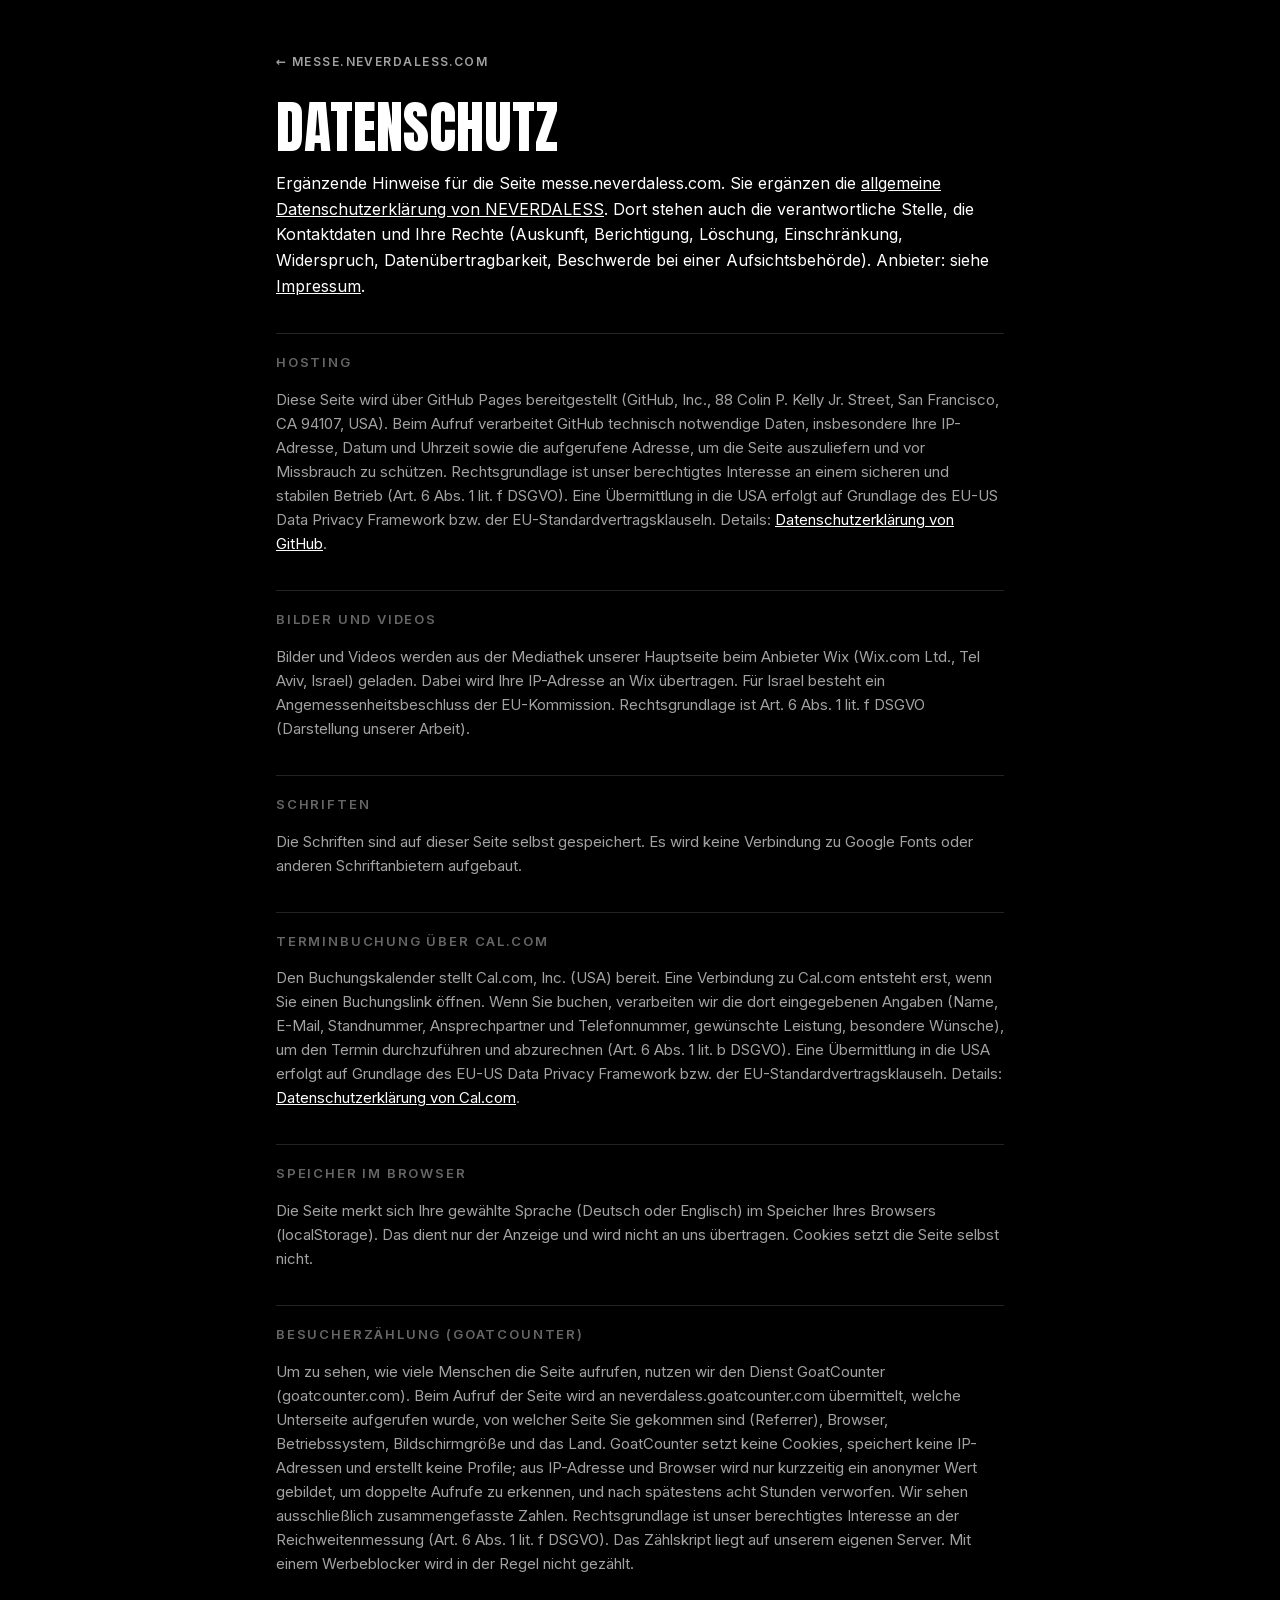
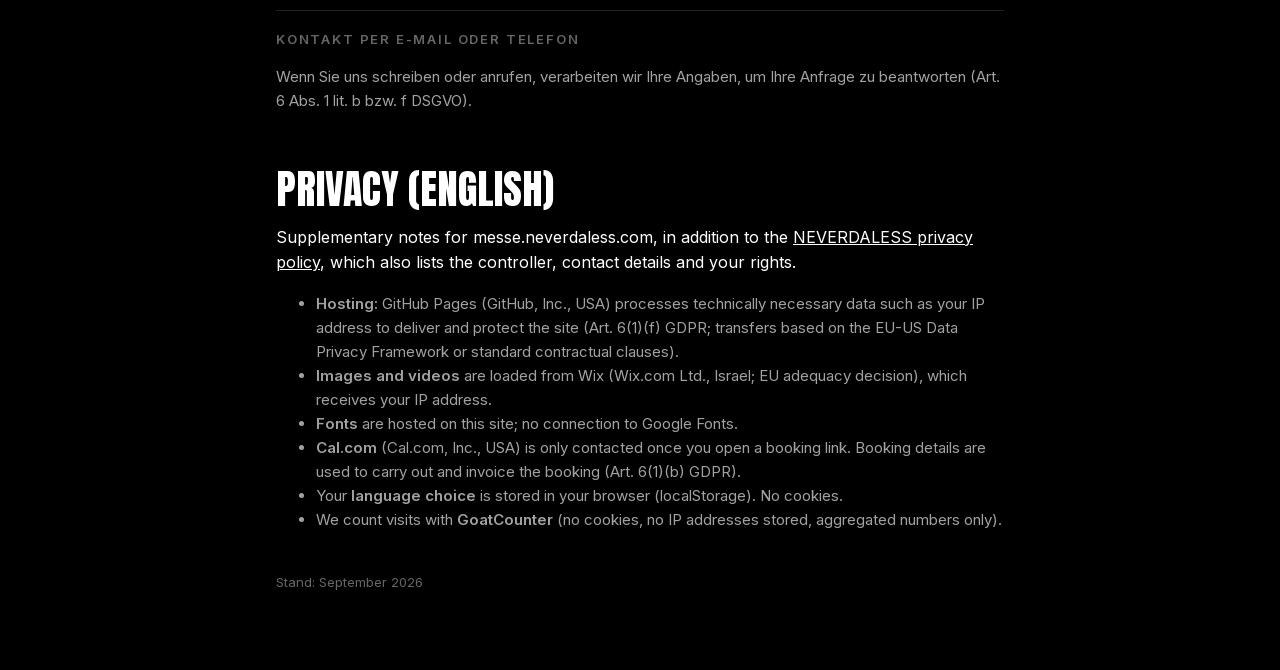
<file: datenschutz/index.html>
<!doctype html>
<html lang="de">
<head>
<meta charset="utf-8">
<meta name="viewport" content="width=device-width, initial-scale=1">
<meta name="robots" content="noindex, nofollow">
<title>Datenschutz · messe.neverdaless.com</title>
<link rel="icon" href="https://static.wixstatic.com/shapes/af249d_1c108b23d3884ca4b570a768c22b61ab.svg" type="image/svg+xml">
<link rel="stylesheet" href="../fonts/fonts.css?v=2">
<style>
:root{--ink:#fff;--ink-2:#a2a2a2;--ink-3:#666;--line:#232323}
*{box-sizing:border-box}
body{margin:0;background:#000;color:var(--ink);font-family:Inter,system-ui,sans-serif;line-height:1.6;-webkit-font-smoothing:antialiased}
main{max-width:760px;margin:0 auto;padding:48px 16px 64px}
h1{font-family:Anton,Impact,sans-serif;font-weight:400;text-transform:uppercase;font-size:clamp(34px,6vw,56px);line-height:1;margin:0 0 12px}
h2{font-size:13px;font-weight:600;letter-spacing:.14em;text-transform:uppercase;color:var(--ink-3);margin:34px 0 8px;padding-top:18px;border-top:1px solid var(--line)}
p,li{color:var(--ink-2);font-size:15px}
a{color:var(--ink)}
.lead{color:var(--ink);font-size:16px}
.en{margin-top:56px}
.back{display:inline-block;margin-bottom:28px;font-size:12px;font-weight:600;letter-spacing:.12em;text-transform:uppercase;color:var(--ink-2);text-decoration:none}
</style>
</head>
<body>
<main>
<a class="back" href="../">← messe.neverdaless.com</a>
<h1>Datenschutz</h1>
<p class="lead">Ergänzende Hinweise für die Seite messe.neverdaless.com. Sie ergänzen die <a href="https://www.neverdaless.com/contactus">allgemeine Datenschutzerklärung von NEVERDALESS</a>. Dort stehen auch die verantwortliche Stelle, die Kontaktdaten und Ihre Rechte (Auskunft, Berichtigung, Löschung, Einschränkung, Widerspruch, Datenübertragbarkeit, Beschwerde bei einer Aufsichtsbehörde). Anbieter: siehe <a href="https://www.neverdaless.com/contactus-1">Impressum</a>.</p>

<h2>Hosting</h2>
<p>Diese Seite wird über GitHub Pages bereitgestellt (GitHub, Inc., 88 Colin P. Kelly Jr. Street, San Francisco, CA 94107, USA). Beim Aufruf verarbeitet GitHub technisch notwendige Daten, insbesondere Ihre IP-Adresse, Datum und Uhrzeit sowie die aufgerufene Adresse, um die Seite auszuliefern und vor Missbrauch zu schützen. Rechtsgrundlage ist unser berechtigtes Interesse an einem sicheren und stabilen Betrieb (Art. 6 Abs. 1 lit. f DSGVO). Eine Übermittlung in die USA erfolgt auf Grundlage des EU-US Data Privacy Framework bzw. der EU-Standardvertragsklauseln. Details: <a href="https://docs.github.com/de/site-policy/privacy-policies/github-general-privacy-statement">Datenschutzerklärung von GitHub</a>.</p>

<h2>Bilder und Videos</h2>
<p>Bilder und Videos werden aus der Mediathek unserer Hauptseite beim Anbieter Wix (Wix.com Ltd., Tel Aviv, Israel) geladen. Dabei wird Ihre IP-Adresse an Wix übertragen. Für Israel besteht ein Angemessenheitsbeschluss der EU-Kommission. Rechtsgrundlage ist Art. 6 Abs. 1 lit. f DSGVO (Darstellung unserer Arbeit).</p>

<h2>Schriften</h2>
<p>Die Schriften sind auf dieser Seite selbst gespeichert. Es wird keine Verbindung zu Google Fonts oder anderen Schriftanbietern aufgebaut.</p>

<h2>Terminbuchung über Cal.com</h2>
<p>Den Buchungskalender stellt Cal.com, Inc. (USA) bereit. Eine Verbindung zu Cal.com entsteht erst, wenn Sie einen Buchungslink öffnen. Wenn Sie buchen, verarbeiten wir die dort eingegebenen Angaben (Name, E-Mail, Standnummer, Ansprechpartner und Telefonnummer, gewünschte Leistung, besondere Wünsche), um den Termin durchzuführen und abzurechnen (Art. 6 Abs. 1 lit. b DSGVO). Eine Übermittlung in die USA erfolgt auf Grundlage des EU-US Data Privacy Framework bzw. der EU-Standardvertragsklauseln. Details: <a href="https://cal.com/privacy">Datenschutzerklärung von Cal.com</a>.</p>

<h2>Speicher im Browser</h2>
<p>Die Seite merkt sich Ihre gewählte Sprache (Deutsch oder Englisch) im Speicher Ihres Browsers (localStorage). Das dient nur der Anzeige und wird nicht an uns übertragen. Cookies setzt die Seite selbst nicht.</p>
<h2>Besucherzählung (GoatCounter)</h2>
<p>Um zu sehen, wie viele Menschen die Seite aufrufen, nutzen wir den Dienst GoatCounter (goatcounter.com). Beim Aufruf der Seite wird an neverdaless.goatcounter.com übermittelt, welche Unterseite aufgerufen wurde, von welcher Seite Sie gekommen sind (Referrer), Browser, Betriebssystem, Bildschirmgröße und das Land. GoatCounter setzt keine Cookies, speichert keine IP-Adressen und erstellt keine Profile; aus IP-Adresse und Browser wird nur kurzzeitig ein anonymer Wert gebildet, um doppelte Aufrufe zu erkennen, und nach spätestens acht Stunden verworfen. Wir sehen ausschließlich zusammengefasste Zahlen. Rechtsgrundlage ist unser berechtigtes Interesse an der Reichweitenmessung (Art. 6 Abs. 1 lit. f DSGVO). Das Zählskript liegt auf unserem eigenen Server. Mit einem Werbeblocker wird in der Regel nicht gezählt.</p>

<h2>Kontakt per E-Mail oder Telefon</h2>
<p>Wenn Sie uns schreiben oder anrufen, verarbeiten wir Ihre Angaben, um Ihre Anfrage zu beantworten (Art. 6 Abs. 1 lit. b bzw. f DSGVO).</p>

<div class="en">
<h1 style="font-size:clamp(28px,5vw,40px)">Privacy (English)</h1>
<p class="lead">Supplementary notes for messe.neverdaless.com, in addition to the <a href="https://www.neverdaless.com/contactus">NEVERDALESS privacy policy</a>, which also lists the controller, contact details and your rights.</p>
<ul>
<li><strong>Hosting:</strong> GitHub Pages (GitHub, Inc., USA) processes technically necessary data such as your IP address to deliver and protect the site (Art. 6(1)(f) GDPR; transfers based on the EU-US Data Privacy Framework or standard contractual clauses).</li>
<li><strong>Images and videos</strong> are loaded from Wix (Wix.com Ltd., Israel; EU adequacy decision), which receives your IP address.</li>
<li><strong>Fonts</strong> are hosted on this site; no connection to Google Fonts.</li>
<li><strong>Cal.com</strong> (Cal.com, Inc., USA) is only contacted once you open a booking link. Booking details are used to carry out and invoice the booking (Art. 6(1)(b) GDPR).</li>
<li>Your <strong>language choice</strong> is stored in your browser (localStorage). No cookies.</li>
<li>We count visits with <strong>GoatCounter</strong> (no cookies, no IP addresses stored, aggregated numbers only).</li>
</ul>
</div>
<p style="margin-top:40px;font-size:13px;color:var(--ink-3)">Stand: September 2026</p>
</main>
</body>
</html>
</file>
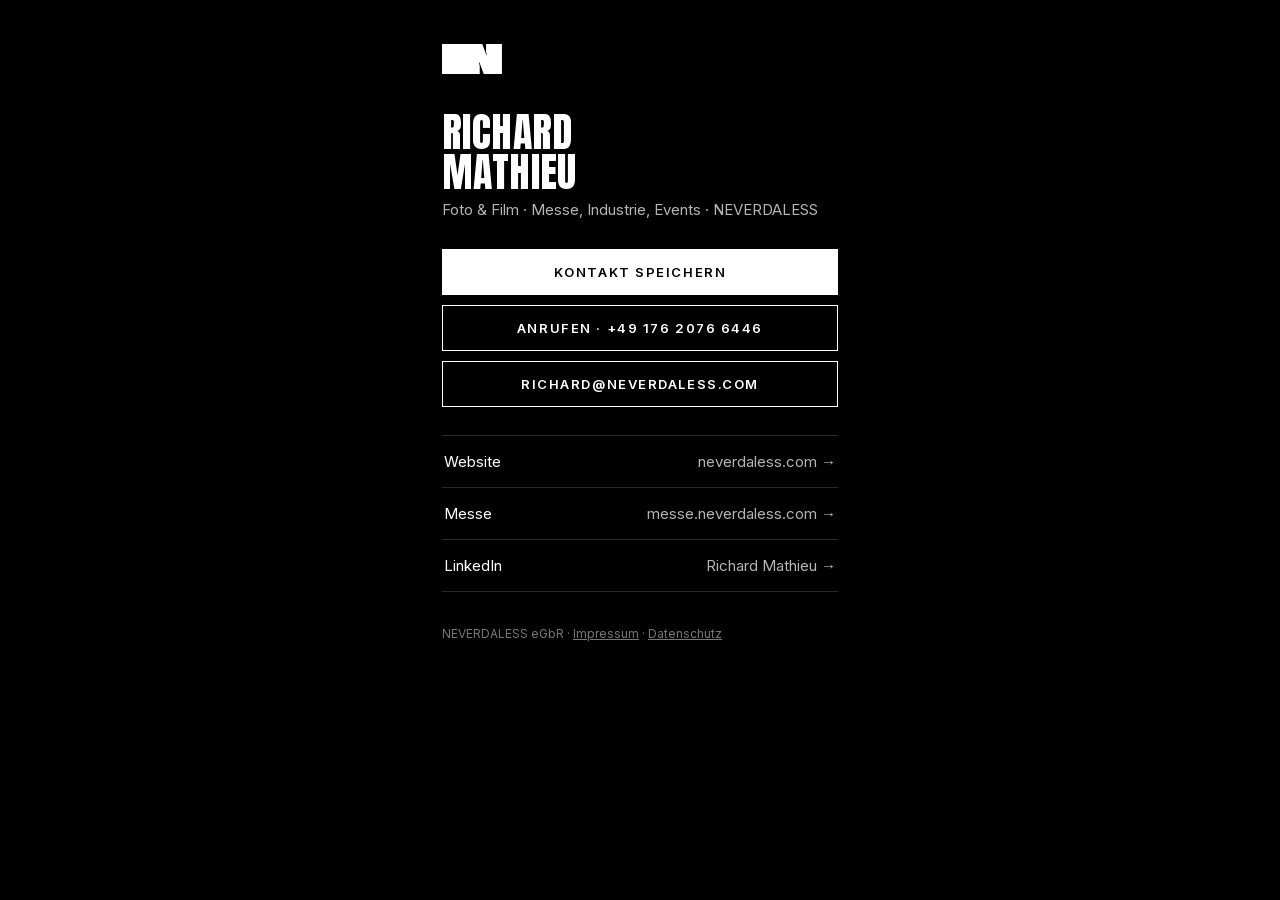
<file: kontakt/index.html>
<!doctype html>
<html lang="de"><head><meta charset="utf-8">
<meta name="viewport" content="width=device-width,initial-scale=1,viewport-fit=cover">
<meta name="robots" content="noindex,nofollow">
<title>Richard Mathieu · NEVERDALESS</title>
<meta name="theme-color" content="#000000">
<link rel="stylesheet" href="../fonts/fonts.css?v=2">
<style>
:root{--ink:#fff;--ink-2:#b5b5b5;--line:#2a2a2a}
*{box-sizing:border-box}html,body{margin:0;background:#000;color:var(--ink);font-family:Inter,-apple-system,"Helvetica Neue",Arial,sans-serif}
main{max-width:440px;margin:0 auto;padding:44px 22px 40px}
.logo svg{height:30px;width:auto;display:block}.logo svg path{fill:#fff}
h1{font-family:"Anton","Oswald",Impact,sans-serif;font-weight:400;text-transform:uppercase;font-size:40px;line-height:1;margin:38px 0 8px;letter-spacing:.01em}
.role{color:var(--ink-2);font-size:15px;margin:0 0 30px}
a.btn{display:block;text-align:center;text-decoration:none;color:var(--ink);border:1px solid var(--ink);padding:14px 16px;margin:10px 0;font-size:13px;font-weight:600;letter-spacing:.12em;text-transform:uppercase}
a.btn.pri{background:#fff;color:#000}
.links{margin-top:28px;border-top:1px solid var(--line)}
.links a{display:flex;justify-content:space-between;padding:16px 2px;border-bottom:1px solid var(--line);color:var(--ink);text-decoration:none;font-size:15px}
.links a span{color:var(--ink-2)}
.foot{margin-top:34px;color:#777;font-size:12px}.foot a{color:#777}
</style></head><body><main>
<div class="logo"><svg viewBox="0 0 45 22.5219" aria-label="Neverdaless"><path fill="currentColor" d="M 0.0000 0.0000 L 30.2026 0.0000 L 33.1694 7.8178 A 0.2492 0.2492 0 0 0 33.6678 7.8178 L 33.0658 5.7872 L 33.0658 0.0000 L 45.0000 0.0000 L 45.0000 22.5219 L 31.3255 22.5219 L 28.1940 14.1677 A 0.2443 0.2443 0 0 0 27.7054 14.1677 L 28.3343 16.2939 L 28.3343 22.5219 L 0.0000 22.5219 Z"/></svg></div>
<h1>Richard<br>Mathieu</h1>
<p class="role">Foto &amp; Film · Messe, Industrie, Events · NEVERDALESS</p>
<a class="btn pri" href="richard-mathieu.vcf">Kontakt speichern</a>
<a class="btn" href="tel:+4917620766446">Anrufen · +49 176 2076 6446</a>
<a class="btn" href="mailto:richard@neverdaless.com">richard@neverdaless.com</a>
<div class="links">
<a href="https://www.neverdaless.com">Website <span>neverdaless.com →</span></a>
<a href="https://messe.neverdaless.com">Messe <span>messe.neverdaless.com →</span></a>
<a href="https://www.linkedin.com/in/richard-mathieu-65b5932ba">LinkedIn <span>Richard Mathieu →</span></a>
</div>
<p class="foot">NEVERDALESS eGbR · <a href="https://www.neverdaless.com/contactus-1">Impressum</a> · <a href="/datenschutz/">Datenschutz</a></p>
</main></body></html>
</file>
<file: fonts/fonts.css>
@font-face{font-family:'Anton';font-style:normal;font-weight:400;font-display:swap;src:url(anton-400-latin-ext.woff2) format('woff2');unicode-range:U+0100-02BA, U+02BD-02C5, U+02C7-02CC, U+02CE-02D7, U+02DD-02FF, U+0304, U+0308, U+0329, U+1D00-1DBF, U+1E00-1E9F, U+1EF2-1EFF, U+2020, U+20A0-20AB, U+20AD-20C0, U+2113, U+2C60-2C7F, U+A720-A7FF}
@font-face{font-family:'Anton';font-style:normal;font-weight:400;font-display:swap;src:url(anton-400-latin.woff2) format('woff2');unicode-range:U+0000-00FF, U+0131, U+0152-0153, U+02BB-02BC, U+02C6, U+02DA, U+02DC, U+0304, U+0308, U+0329, U+2000-206F, U+20AC, U+2122, U+2191, U+2193, U+2212, U+2215, U+FEFF, U+FFFD}
@font-face{font-family:'Inter';font-style:normal;font-weight:400;font-display:swap;src:url(inter-400-latin-ext.woff2) format('woff2');unicode-range:U+0100-02BA, U+02BD-02C5, U+02C7-02CC, U+02CE-02D7, U+02DD-02FF, U+0304, U+0308, U+0329, U+1D00-1DBF, U+1E00-1E9F, U+1EF2-1EFF, U+2020, U+20A0-20AB, U+20AD-20C0, U+2113, U+2C60-2C7F, U+A720-A7FF}
@font-face{font-family:'Inter';font-style:normal;font-weight:400;font-display:swap;src:url(inter-400-latin.woff2) format('woff2');unicode-range:U+0000-00FF, U+0131, U+0152-0153, U+02BB-02BC, U+02C6, U+02DA, U+02DC, U+0304, U+0308, U+0329, U+2000-206F, U+20AC, U+2122, U+2191, U+2193, U+2212, U+2215, U+FEFF, U+FFFD}
@font-face{font-family:'Inter';font-style:normal;font-weight:500;font-display:swap;src:url(inter-500-latin-ext.woff2) format('woff2');unicode-range:U+0100-02BA, U+02BD-02C5, U+02C7-02CC, U+02CE-02D7, U+02DD-02FF, U+0304, U+0308, U+0329, U+1D00-1DBF, U+1E00-1E9F, U+1EF2-1EFF, U+2020, U+20A0-20AB, U+20AD-20C0, U+2113, U+2C60-2C7F, U+A720-A7FF}
@font-face{font-family:'Inter';font-style:normal;font-weight:500;font-display:swap;src:url(inter-500-latin.woff2) format('woff2');unicode-range:U+0000-00FF, U+0131, U+0152-0153, U+02BB-02BC, U+02C6, U+02DA, U+02DC, U+0304, U+0308, U+0329, U+2000-206F, U+20AC, U+2122, U+2191, U+2193, U+2212, U+2215, U+FEFF, U+FFFD}
@font-face{font-family:'Inter';font-style:normal;font-weight:600;font-display:swap;src:url(inter-600-latin-ext.woff2) format('woff2');unicode-range:U+0100-02BA, U+02BD-02C5, U+02C7-02CC, U+02CE-02D7, U+02DD-02FF, U+0304, U+0308, U+0329, U+1D00-1DBF, U+1E00-1E9F, U+1EF2-1EFF, U+2020, U+20A0-20AB, U+20AD-20C0, U+2113, U+2C60-2C7F, U+A720-A7FF}
@font-face{font-family:'Inter';font-style:normal;font-weight:600;font-display:swap;src:url(inter-600-latin.woff2) format('woff2');unicode-range:U+0000-00FF, U+0131, U+0152-0153, U+02BB-02BC, U+02C6, U+02DA, U+02DC, U+0304, U+0308, U+0329, U+2000-206F, U+20AC, U+2122, U+2191, U+2193, U+2212, U+2215, U+FEFF, U+FFFD}
</file>
